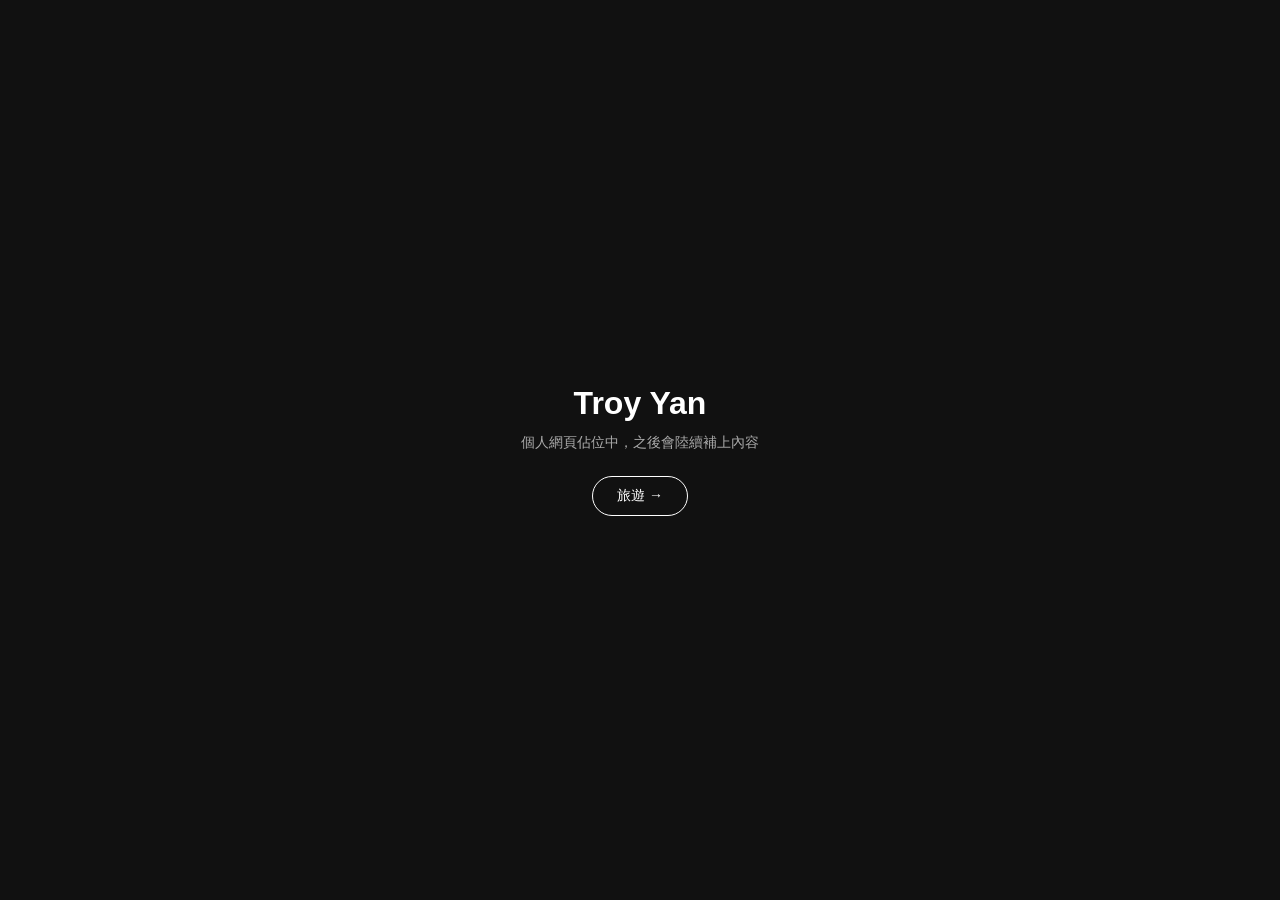
<file: index.html>
<!DOCTYPE html>
<html lang="zh-Hant">
<head>
<meta charset="UTF-8" />
<meta name="viewport" content="width=device-width, initial-scale=1.0" />
<title>Troy Yan</title>
<link rel="stylesheet" href="style.css" />
</head>
<body>
<main class="home">
  <h1>Troy Yan</h1>
  <p class="tagline">個人網頁佔位中，之後會陸續補上內容</p>
  <a class="btn" href="travel/">旅遊 →</a>
</main>
</body>
</html>
</file>
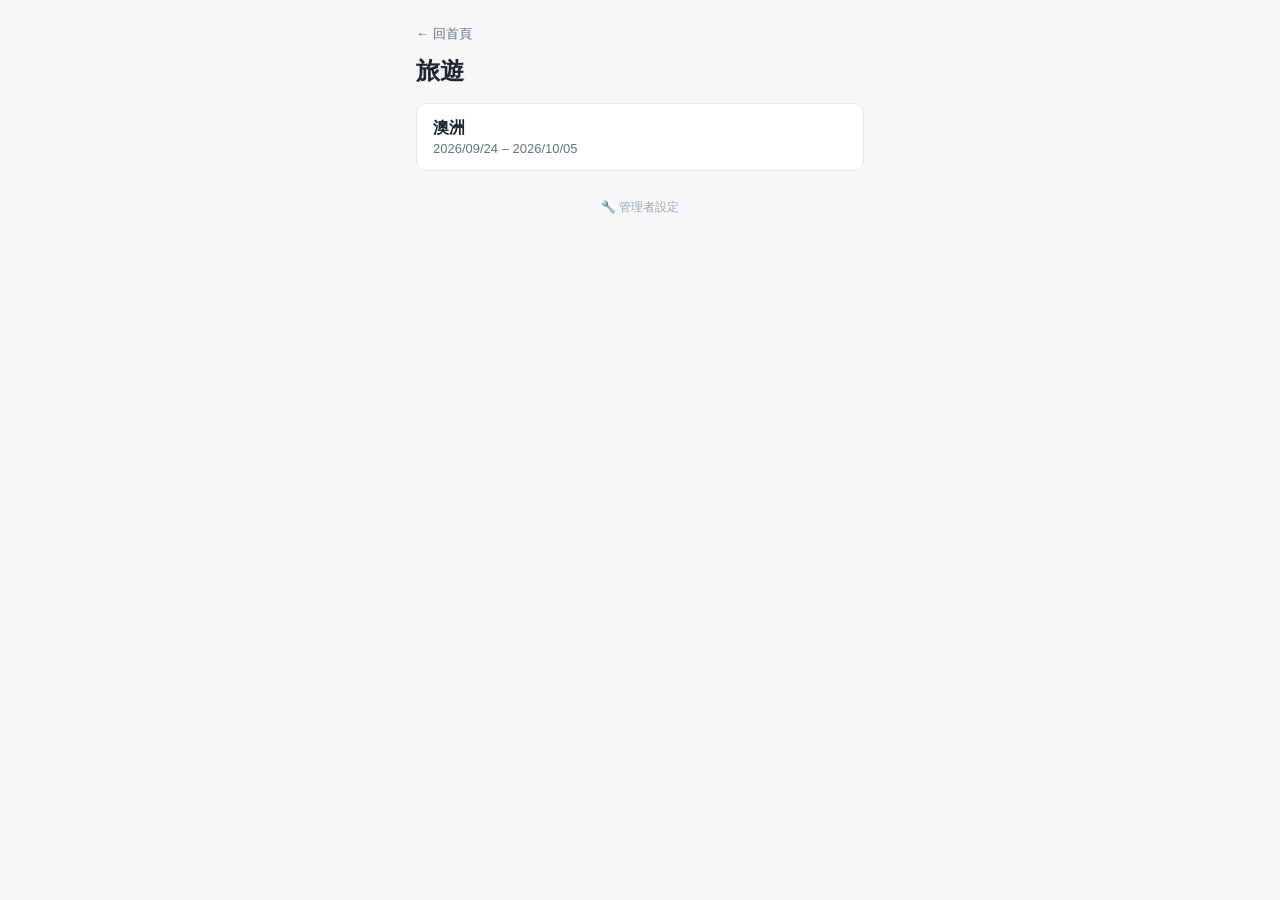
<file: travel/index.html>
<!DOCTYPE html>
<html lang="zh-Hant">
<head>
<meta charset="UTF-8" />
<meta name="viewport" content="width=device-width, initial-scale=1.0" />
<title>旅遊｜Troy Yan</title>
<link rel="stylesheet" href="style.css" />
</head>
<body>
<main>
  <a class="back" href="../">← 回首頁</a>
  <h1>旅遊</h1>
  <div class="trip-list">
    <a class="trip-card" href="australia-2026/">
      <div class="trip-title">澳洲</div>
      <div class="trip-date">2026/09/24 – 2026/10/05</div>
    </a>
  </div>

  <a class="admin-link" href="australia-2026/admin.html">🔧 管理者設定</a>
</main>
</body>
</html>
</file>
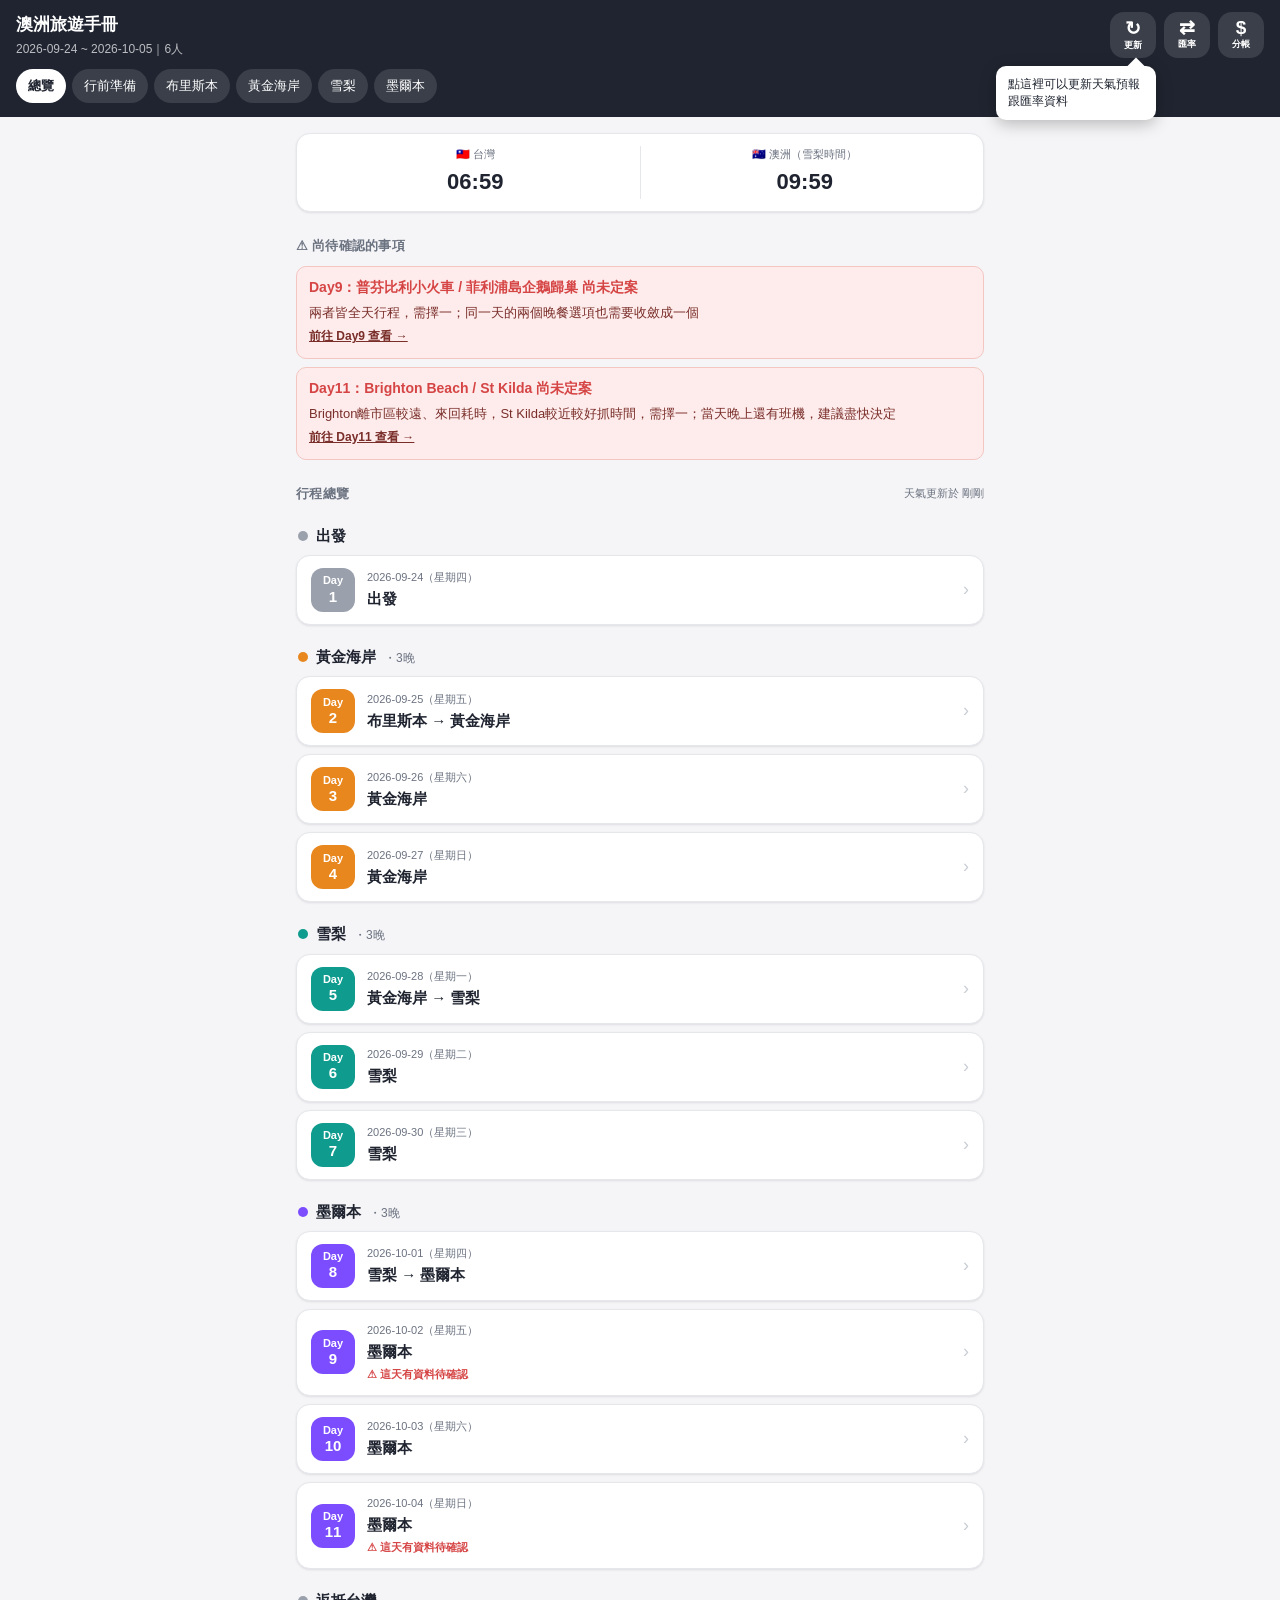
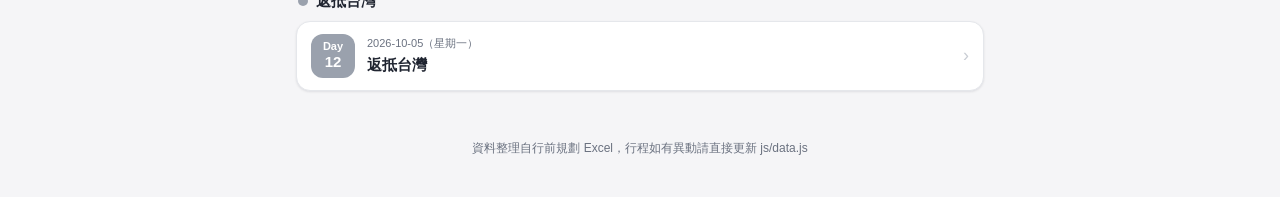
<file: travel/australia-2026/index.html>
<!DOCTYPE html>
<html lang="zh-Hant">
<head>
<meta charset="UTF-8" />
<meta name="viewport" content="width=device-width, initial-scale=1.0, viewport-fit=cover" />
<meta name="theme-color" content="#111111" />
<link rel="icon" href="data:image/svg+xml,<svg xmlns=%22http://www.w3.org/2000/svg%22 viewBox=%220 0 100 100%22><text y=%22.9em%22 font-size=%2290%22>🦘</text></svg>" />
<link rel="manifest" href="manifest.json" />
<link rel="apple-touch-icon" href="icon.svg" />
<meta name="apple-mobile-web-app-capable" content="yes" />
<meta name="apple-mobile-web-app-status-bar-style" content="black-translucent" />
<meta name="apple-mobile-web-app-title" content="澳洲手冊" />
<title>澳洲旅遊手冊</title>
<link rel="stylesheet" href="css/style.css" />
</head>
<body>
<header class="app-header" id="app-header"></header>
<main>
  <div class="team-members-bar" id="team-members"></div>

  <div class="dual-clock" id="dual-clock"></div>

  <div id="today-banner"></div>

  <h2 class="section-title" id="open-issues-title">⚠ 尚待確認的事項</h2>
  <div id="open-issues"></div>

  <div class="section-title-row">
    <h2 class="section-title" style="margin:0">行程總覽</h2>
    <div class="wx-status" id="wx-status"></div>
  </div>
  <div id="day-list"></div>
</main>
<footer>資料整理自行前規劃 Excel，行程如有異動請直接更新 js/data.js</footer>

<script defer src="js/data.js"></script>
<script defer src="js/weather.js"></script>
<script defer src="js/currency.js"></script>
<script defer src="js/app.js"></script>
<script>document.addEventListener('DOMContentLoaded', function () { renderIndexPage(); });</script>
</body>
</html>
</file>
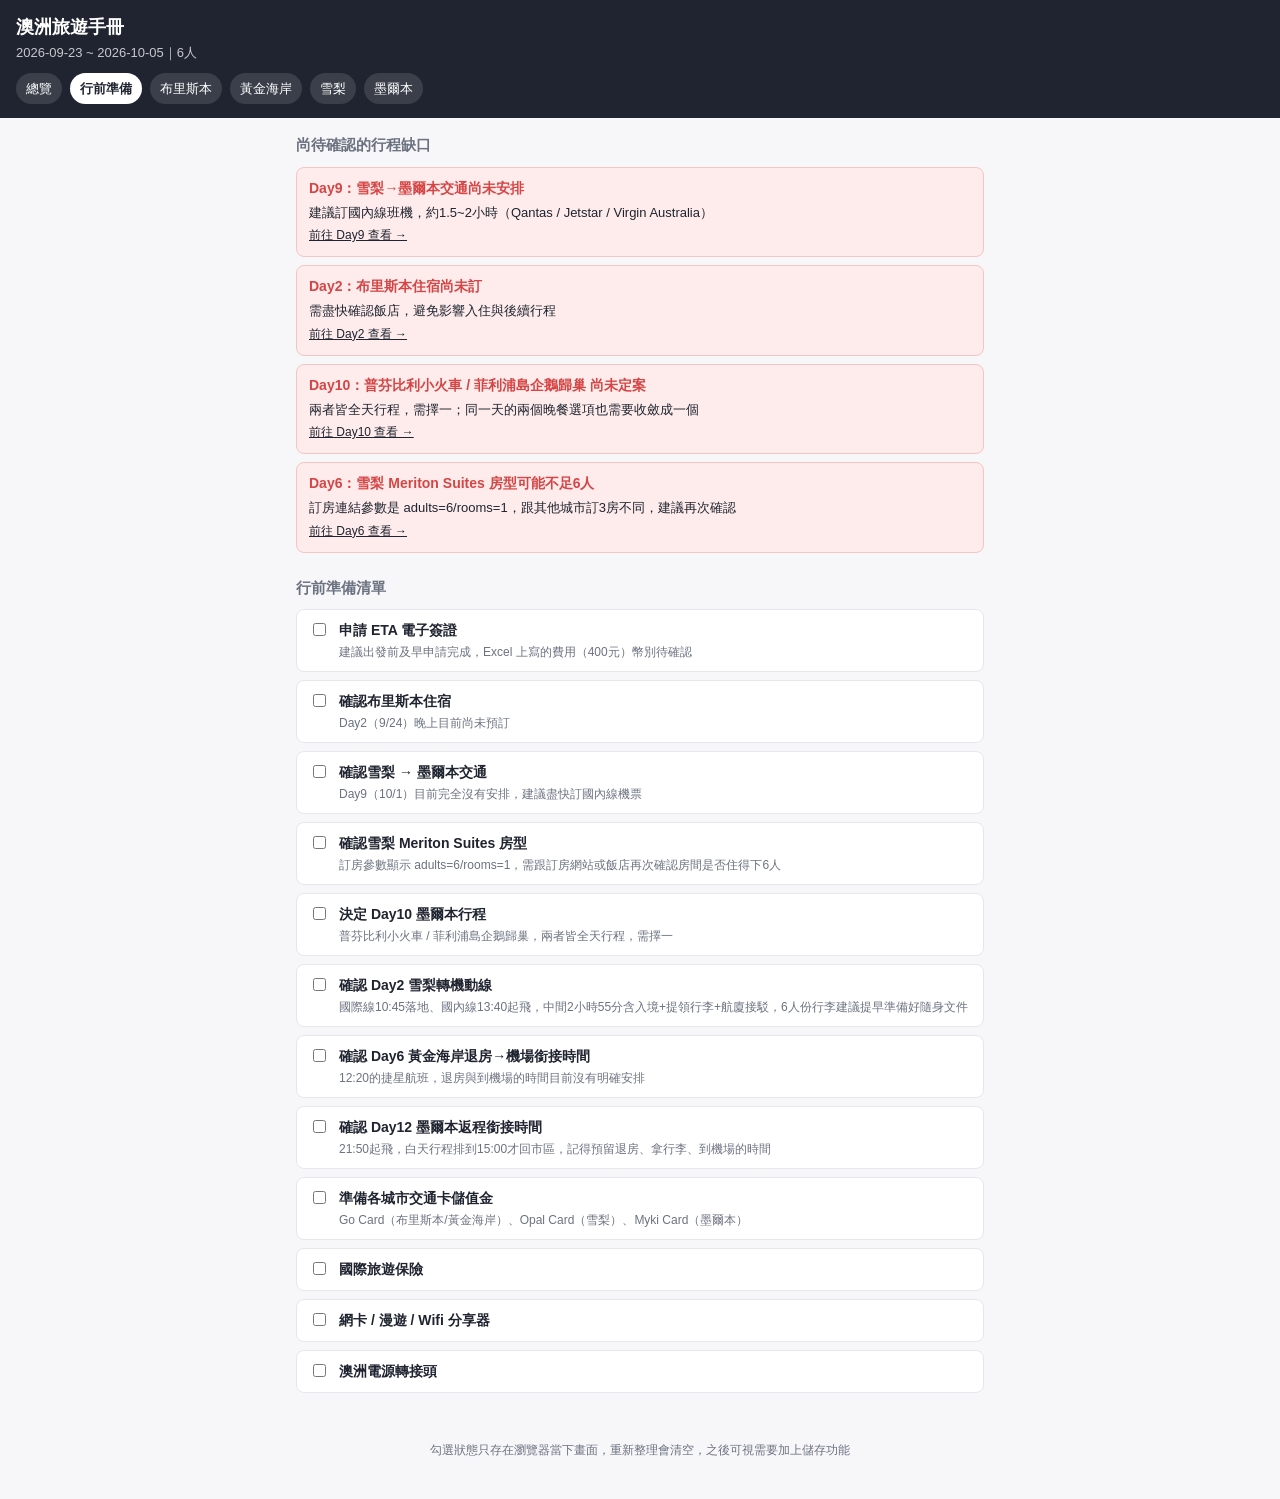
<file: checklist.html>
<!DOCTYPE html>
<html lang="zh-Hant">
<head>
<meta charset="UTF-8" />
<meta name="viewport" content="width=device-width, initial-scale=1.0" />
<title>行前準備｜澳洲旅遊手冊</title>
<link rel="stylesheet" href="css/style.css" />
</head>
<body>
<header class="app-header" id="app-header"></header>
<main>
  <h2 class="section-title" style="margin-top:0">尚待確認的行程缺口</h2>
  <div id="open-issues"></div>

  <h2 class="section-title">行前準備清單</h2>
  <div id="checklist"></div>
</main>
<footer>勾選狀態只存在瀏覽器當下畫面，重新整理會清空，之後可視需要加上儲存功能</footer>

<script src="js/data.js"></script>
<script src="js/app.js"></script>
<script>renderChecklistPage();</script>
</body>
</html>
</file>
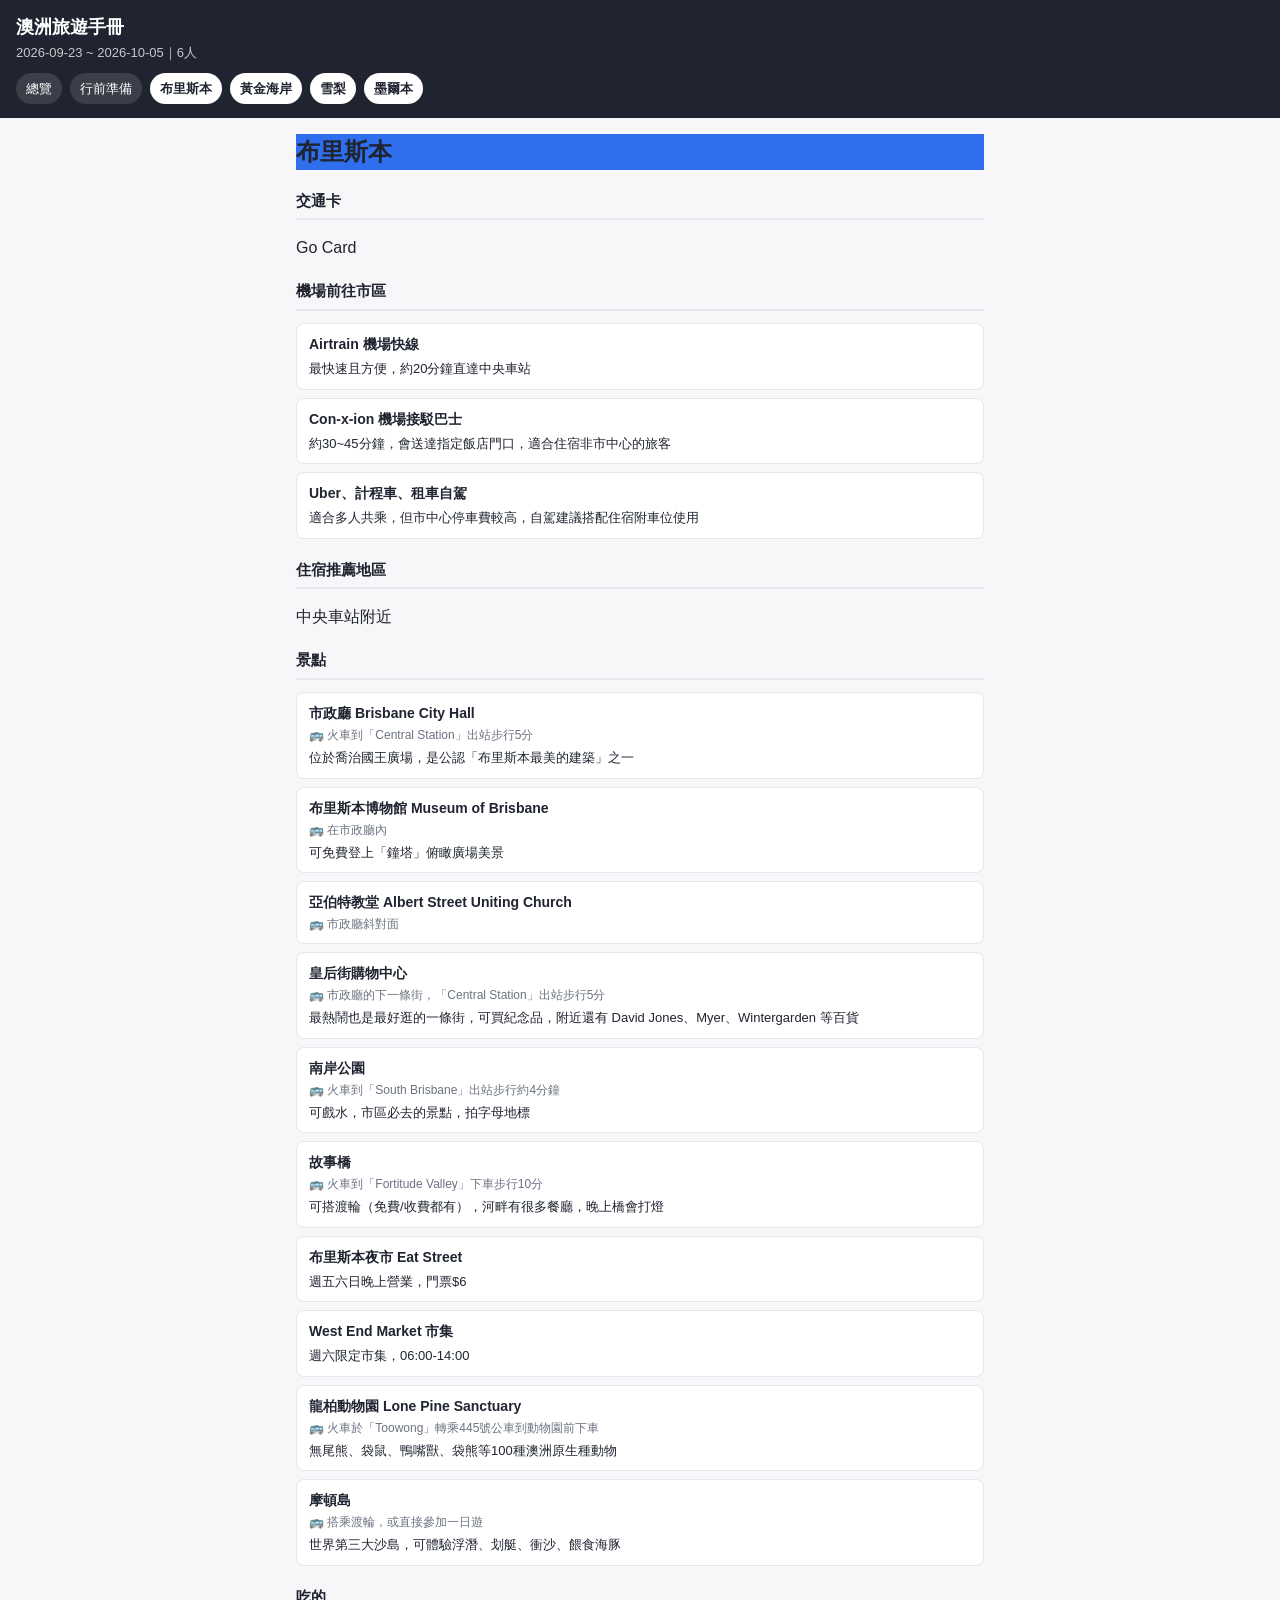
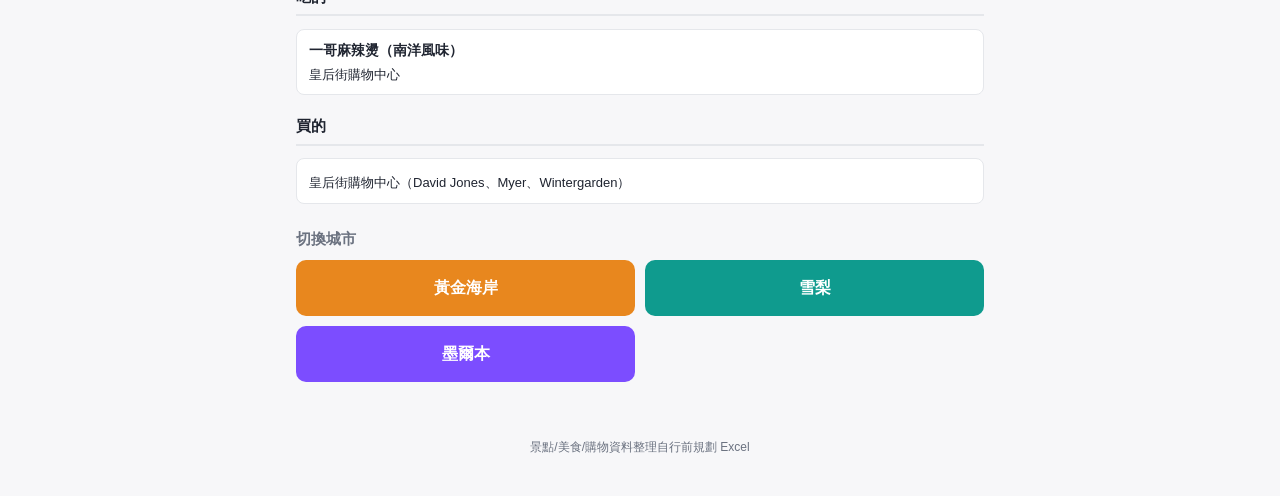
<file: city.html>
<!DOCTYPE html>
<html lang="zh-Hant">
<head>
<meta charset="UTF-8" />
<meta name="viewport" content="width=device-width, initial-scale=1.0" />
<title>城市指南｜澳洲旅遊手冊</title>
<link rel="stylesheet" href="css/style.css" />
</head>
<body>
<header class="app-header" id="app-header"></header>
<main>
  <h2 class="section-title" style="margin-top:0" id="city-title"></h2>
  <div id="city-content"></div>

  <h2 class="section-title">切換城市</h2>
  <div class="city-grid" id="city-switch"></div>
</main>
<footer>景點/美食/購物資料整理自行前規劃 Excel</footer>

<script src="js/data.js"></script>
<script src="js/app.js"></script>
<script>renderCityPage();</script>
</body>
</html>
</file>
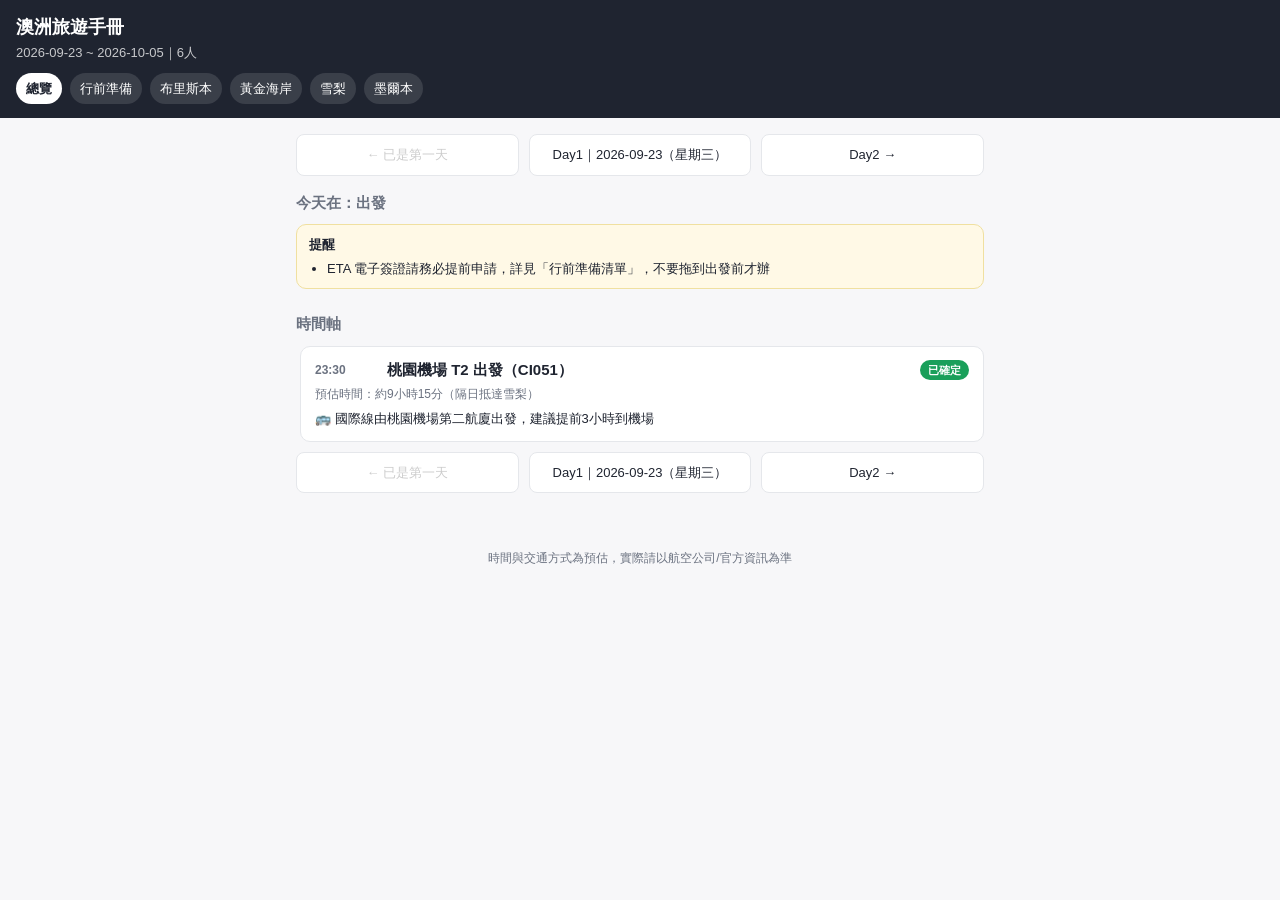
<file: day.html>
<!DOCTYPE html>
<html lang="zh-Hant">
<head>
<meta charset="UTF-8" />
<meta name="viewport" content="width=device-width, initial-scale=1.0" />
<title>單日行程｜澳洲旅遊手冊</title>
<link rel="stylesheet" href="css/style.css" />
</head>
<body>
<header class="app-header" id="app-header"></header>
<main>
  <div class="day-nav" id="day-nav-top"></div>

  <h2 class="section-title" style="margin-top:0">今天在：<span id="day-city-title"></span></h2>

  <div id="day-notes"></div>
  <div id="accommodation"></div>

  <h2 class="section-title">時間軸</h2>
  <div class="timeline" id="timeline"></div>

  <div class="day-nav" id="day-nav-bottom"></div>
</main>
<footer>時間與交通方式為預估，實際請以航空公司/官方資訊為準</footer>

<script src="js/data.js"></script>
<script src="js/app.js"></script>
<script>renderDayPage();</script>
</body>
</html>
</file>
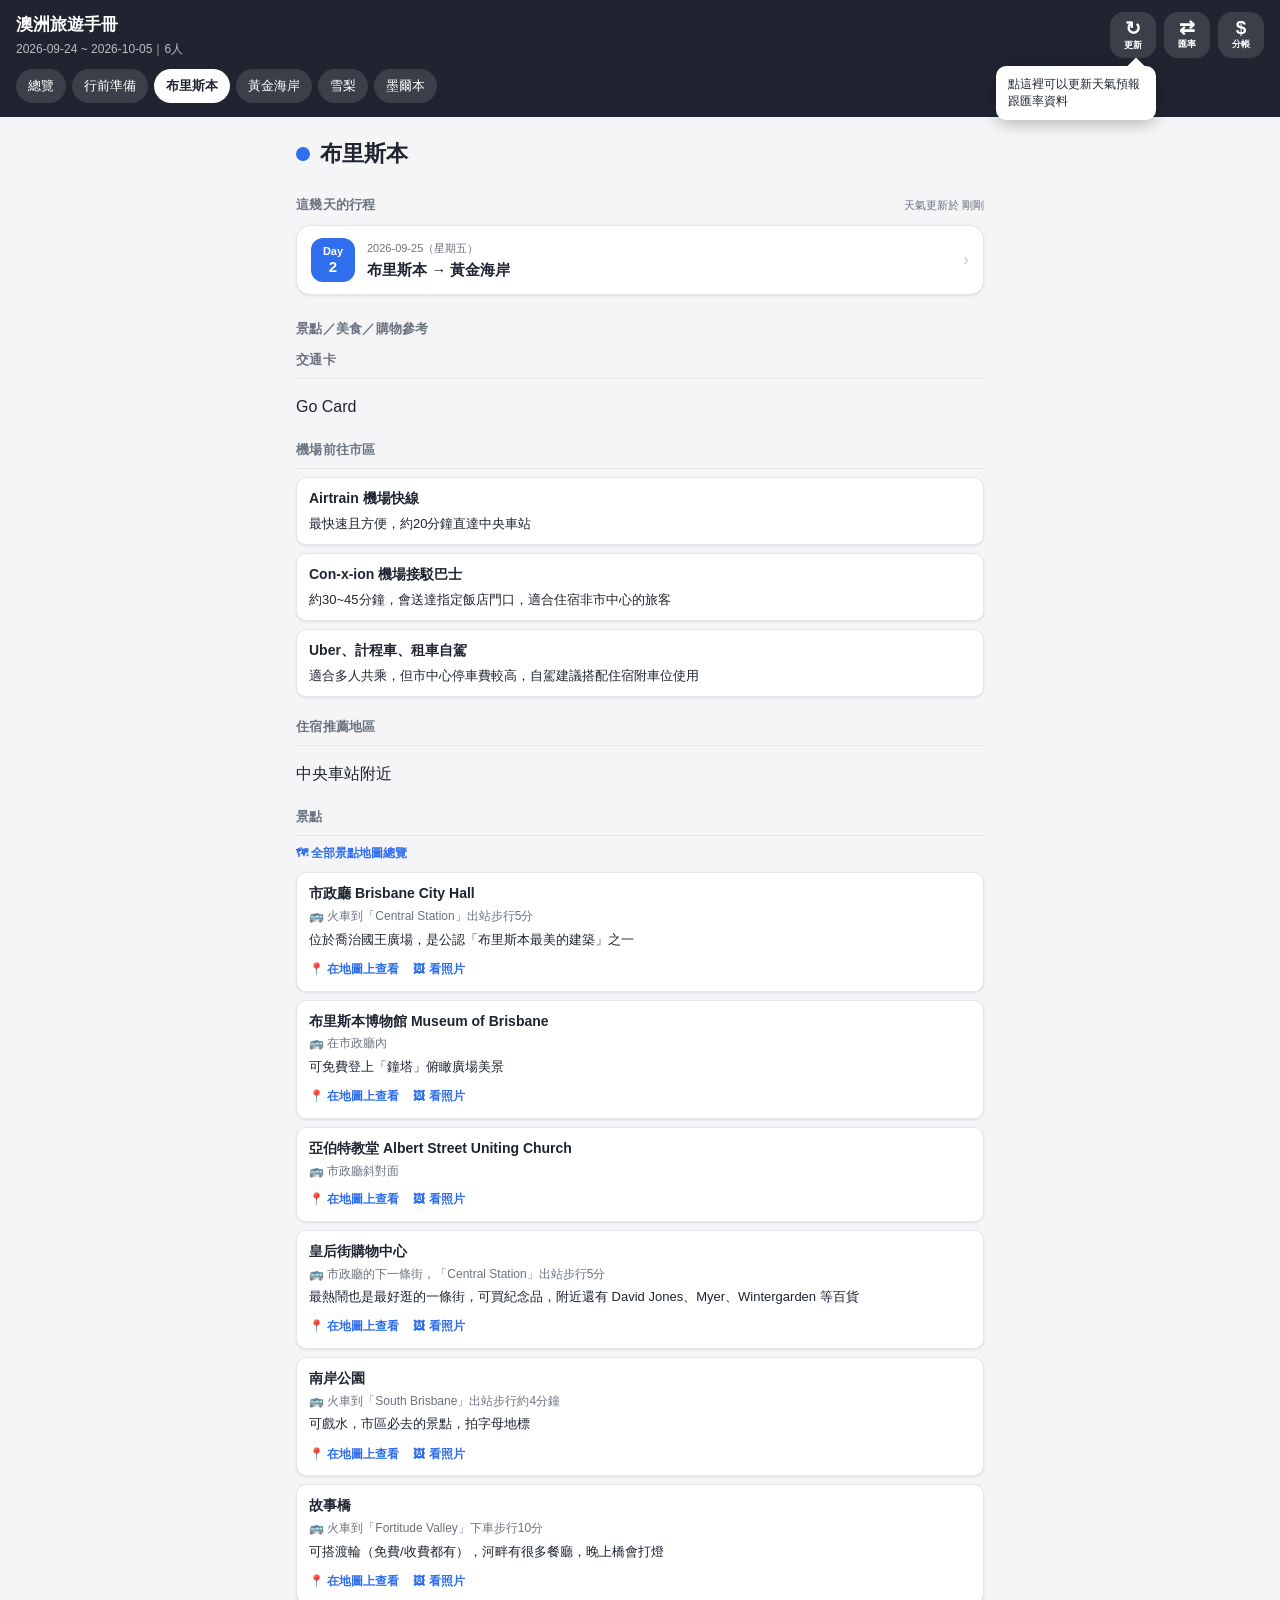
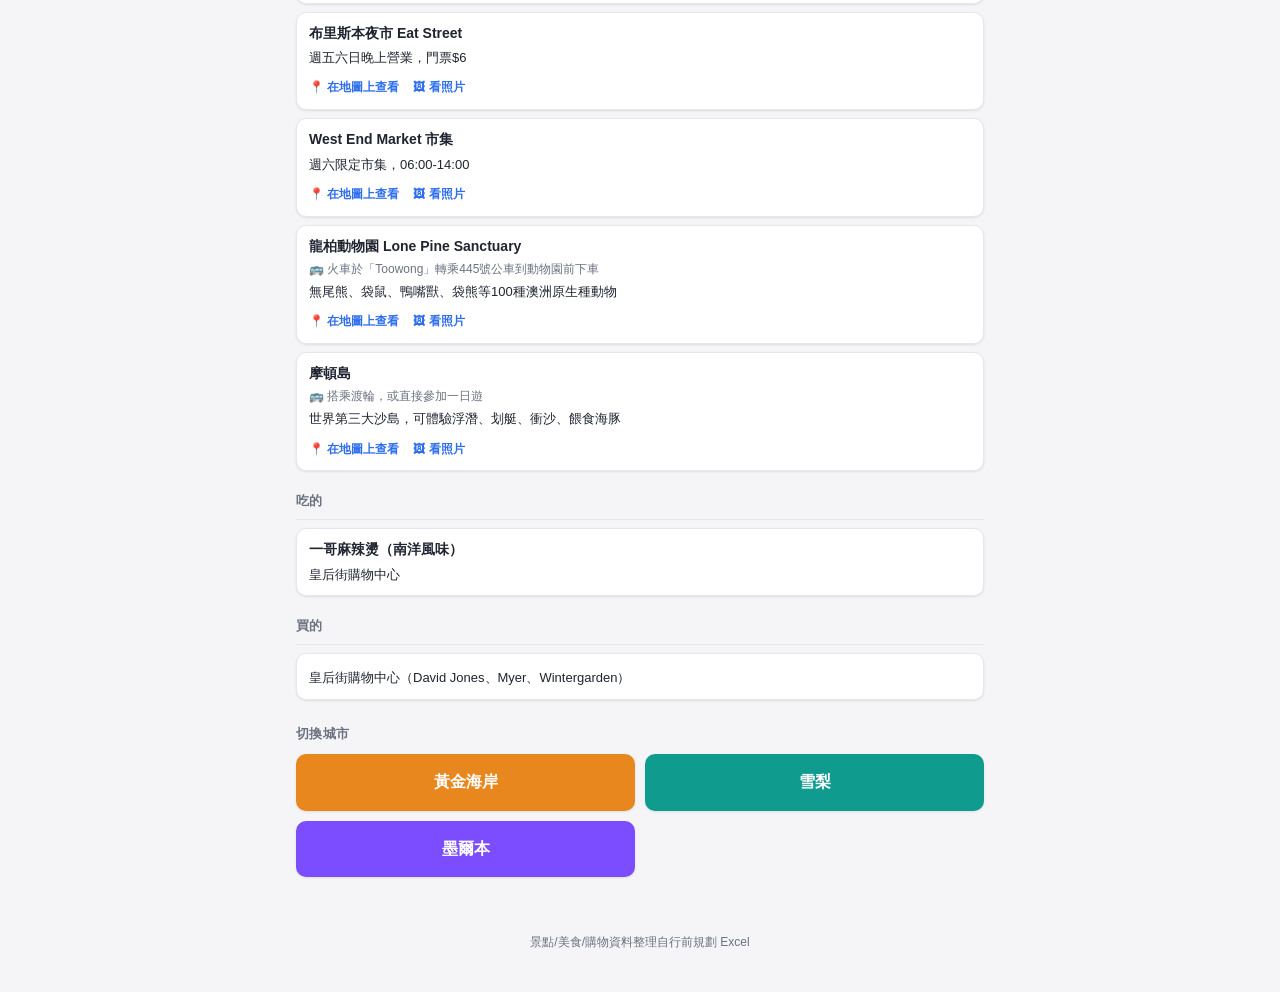
<file: travel/australia-2026/city.html>
<!DOCTYPE html>
<html lang="zh-Hant">
<head>
<meta charset="UTF-8" />
<meta name="viewport" content="width=device-width, initial-scale=1.0, viewport-fit=cover" />
<meta name="theme-color" content="#111111" />
<link rel="icon" href="data:image/svg+xml,<svg xmlns=%22http://www.w3.org/2000/svg%22 viewBox=%220 0 100 100%22><text y=%22.9em%22 font-size=%2290%22>🦘</text></svg>" />
<link rel="manifest" href="manifest.json" />
<link rel="apple-touch-icon" href="icon.svg" />
<meta name="apple-mobile-web-app-capable" content="yes" />
<meta name="apple-mobile-web-app-status-bar-style" content="black-translucent" />
<meta name="apple-mobile-web-app-title" content="澳洲手冊" />
<title>城市指南｜澳洲旅遊手冊</title>
<link rel="stylesheet" href="css/style.css" />
</head>
<body>
<header class="app-header" id="app-header"></header>
<main>
  <div class="city-page-title" id="city-title"></div>

  <div class="section-title-row">
    <h2 class="section-title" style="margin:0">這幾天的行程</h2>
    <div class="wx-status" id="city-wx-status"></div>
  </div>
  <div id="city-days"></div>

  <h2 class="section-title">景點／美食／購物參考</h2>
  <div id="city-content"></div>

  <h2 class="section-title">切換城市</h2>
  <div class="city-grid" id="city-switch"></div>
</main>
<footer>景點/美食/購物資料整理自行前規劃 Excel</footer>

<script defer src="js/data.js"></script>
<script defer src="js/weather.js"></script>
<script defer src="js/currency.js"></script>
<script defer src="js/app.js"></script>
<script>document.addEventListener('DOMContentLoaded', function () { renderCityPage(); });</script>
</body>
</html>
</file>
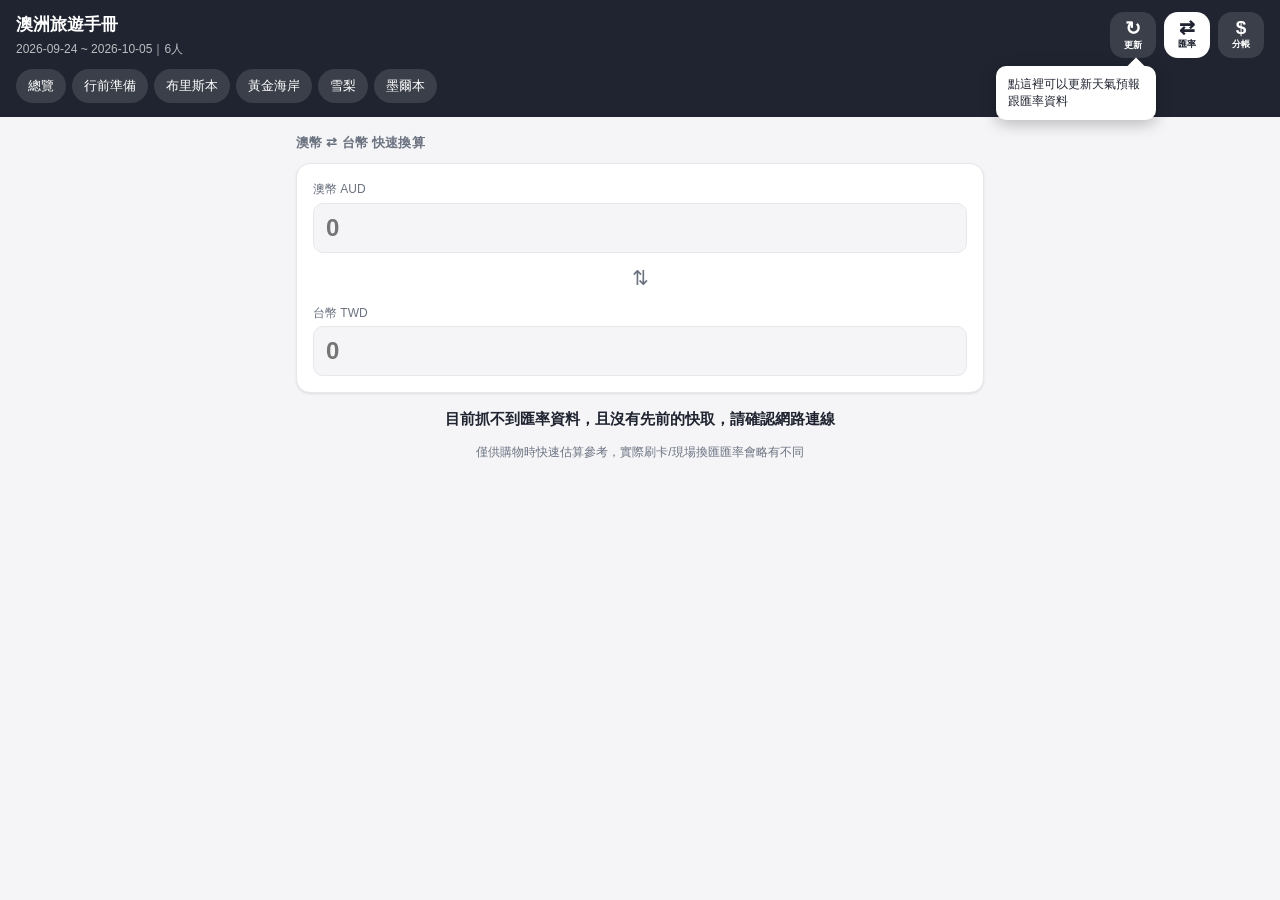
<file: travel/australia-2026/currency.html>
<!DOCTYPE html>
<html lang="zh-Hant">
<head>
<meta charset="UTF-8" />
<meta name="viewport" content="width=device-width, initial-scale=1.0, viewport-fit=cover" />
<meta name="theme-color" content="#111111" />
<link rel="icon" href="data:image/svg+xml,<svg xmlns=%22http://www.w3.org/2000/svg%22 viewBox=%220 0 100 100%22><text y=%22.9em%22 font-size=%2290%22>🦘</text></svg>" />
<link rel="manifest" href="manifest.json" />
<link rel="apple-touch-icon" href="icon.svg" />
<meta name="apple-mobile-web-app-capable" content="yes" />
<meta name="apple-mobile-web-app-status-bar-style" content="black-translucent" />
<meta name="apple-mobile-web-app-title" content="澳洲手冊" />
<title>匯率換算｜澳洲旅遊手冊</title>
<link rel="stylesheet" href="css/style.css" />
</head>
<body>
<header class="app-header" id="app-header"></header>
<main>
  <h2 class="section-title" style="margin-top:0">澳幣 ⇄ 台幣 快速換算</h2>

  <div class="converter-card">
    <label class="converter-field">
      <span>澳幣 AUD</span>
      <input type="number" id="aud-input" inputmode="decimal" placeholder="0" />
    </label>
    <div class="converter-icon">⇅</div>
    <label class="converter-field">
      <span>台幣 TWD</span>
      <input type="number" id="twd-input" inputmode="decimal" placeholder="0" />
    </label>
  </div>

  <div class="rate-info" id="rate-info">匯率讀取中…</div>
  <p class="hint">僅供購物時快速估算參考，實際刷卡/現場換匯匯率會略有不同</p>
</main>

<script defer src="js/data.js"></script>
<script defer src="js/weather.js"></script>
<script defer src="js/currency.js"></script>
<script defer src="js/app.js"></script>
<script>document.addEventListener('DOMContentLoaded', function () { renderCurrencyPage(); });</script>
</body>
</html>
</file>
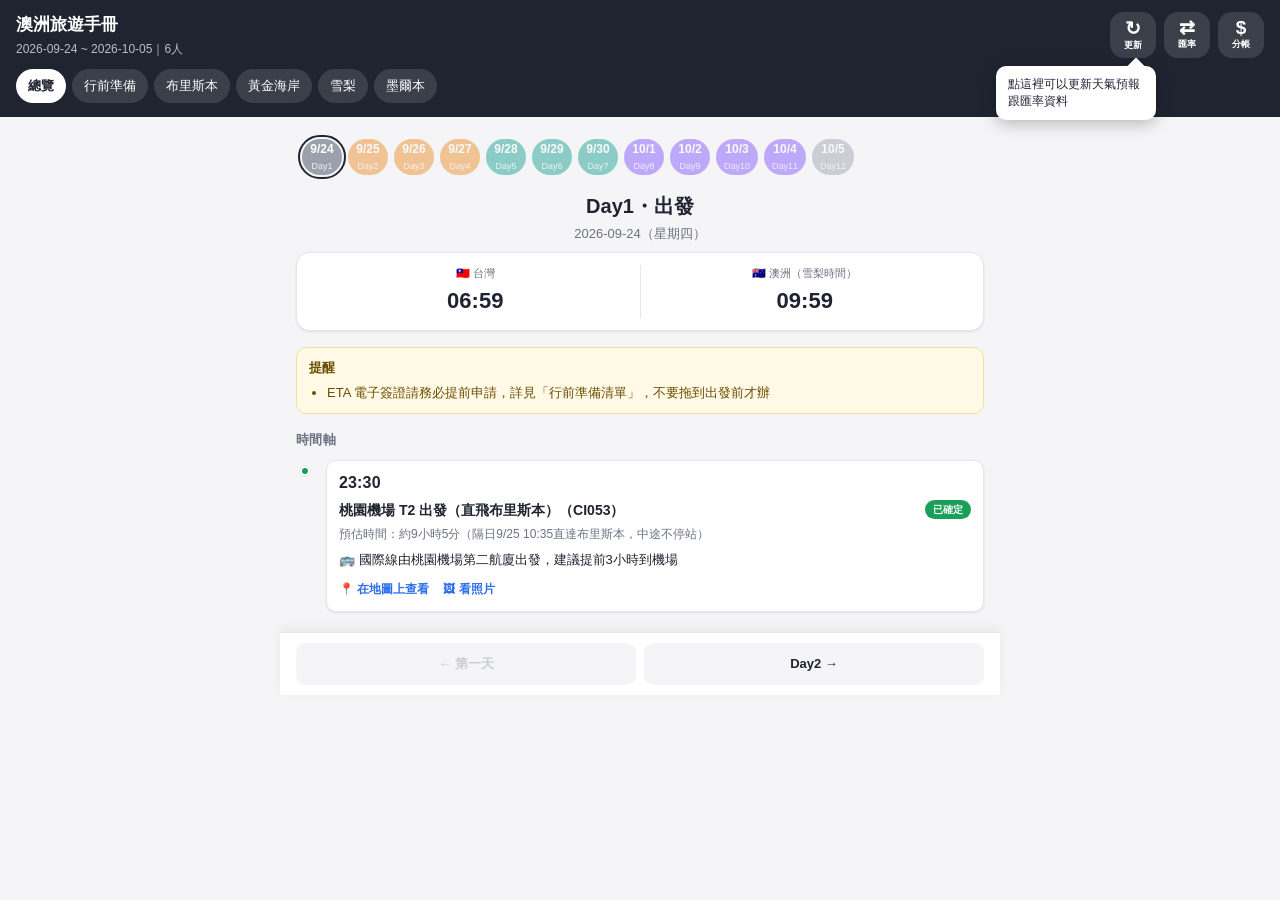
<file: travel/australia-2026/day.html>
<!DOCTYPE html>
<html lang="zh-Hant">
<head>
<meta charset="UTF-8" />
<meta name="viewport" content="width=device-width, initial-scale=1.0, viewport-fit=cover" />
<meta name="theme-color" content="#111111" />
<link rel="icon" href="data:image/svg+xml,<svg xmlns=%22http://www.w3.org/2000/svg%22 viewBox=%220 0 100 100%22><text y=%22.9em%22 font-size=%2290%22>🦘</text></svg>" />
<link rel="manifest" href="manifest.json" />
<link rel="apple-touch-icon" href="icon.svg" />
<meta name="apple-mobile-web-app-capable" content="yes" />
<meta name="apple-mobile-web-app-status-bar-style" content="black-translucent" />
<meta name="apple-mobile-web-app-title" content="澳洲手冊" />
<title>單日行程｜澳洲旅遊手冊</title>
<link rel="stylesheet" href="css/style.css" />
</head>
<body>
<header class="app-header" id="app-header"></header>
<main>
  <nav class="day-picker" id="day-picker"></nav>
  <div class="day-context" id="day-nav-top"></div>
  <div class="dual-clock" id="dual-clock"></div>

  <div id="day-notes"></div>
  <div id="accommodation"></div>

  <h2 class="section-title" style="margin-top:0">時間軸</h2>
  <div class="timeline" id="timeline"></div>

  <nav class="bottom-nav" id="day-nav-bottom"></nav>
</main>

<script defer src="js/data.js"></script>
<script defer src="js/weather.js"></script>
<script defer src="js/currency.js"></script>
<script defer src="js/photo.js"></script>
<script defer src="js/app.js"></script>
<script>document.addEventListener('DOMContentLoaded', function () { renderDayPage(); });</script>
</body>
</html>
</file>
<file: style.css>
* { box-sizing: border-box; }

html, body {
  margin: 0;
  height: 100%;
  background: #111;
  color: #fff;
  font-family: -apple-system, BlinkMacSystemFont, "PingFang TC", "Microsoft JhengHei", "Noto Sans TC", sans-serif;
}

.home {
  height: 100vh;
  display: flex;
  flex-direction: column;
  align-items: center;
  justify-content: center;
  text-align: center;
  gap: 12px;
  padding: 24px;
}

.home h1 {
  font-size: 32px;
  margin: 0;
}

.home .tagline {
  color: #aaa;
  font-size: 14px;
  margin: 0 0 12px;
}

.home .btn {
  display: inline-block;
  padding: 10px 24px;
  border: 1px solid #fff;
  border-radius: 999px;
  color: #fff;
  text-decoration: none;
  font-size: 14px;
}

.home .btn:hover {
  background: #fff;
  color: #111;
}
</file>
<file: travel/style.css>
* { box-sizing: border-box; }

html, body {
  margin: 0;
  min-height: 100%;
  background: #f7f7f9;
  color: #1f2430;
  font-family: -apple-system, BlinkMacSystemFont, "PingFang TC", "Microsoft JhengHei", "Noto Sans TC", sans-serif;
}

main {
  max-width: 480px;
  margin: 0 auto;
  padding: 24px 16px;
}

.back {
  display: inline-block;
  font-size: 13px;
  color: #6b7280;
  text-decoration: none;
  margin-bottom: 12px;
}

h1 {
  font-size: 24px;
  margin: 0 0 16px;
}

.trip-list {
  display: flex;
  flex-direction: column;
  gap: 10px;
}

.trip-card {
  display: block;
  background: #fff;
  border: 1px solid #e5e7eb;
  border-radius: 10px;
  padding: 14px 16px;
  text-decoration: none;
  color: inherit;
}

.trip-title {
  font-size: 16px;
  font-weight: 700;
}

.trip-date {
  font-size: 13px;
  color: #6b7280;
  margin-top: 2px;
}

.admin-link {
  display: block;
  text-align: center;
  margin-top: 28px;
  font-size: 12px;
  color: #9ca3af;
  text-decoration: none;
}
</file>
<file: travel/australia-2026/css/style.css>
:root {
  --brisbane: #2f6fed;
  --goldcoast: #e8871e;
  --sydney: #0f9b8e;
  --melbourne: #7c4dff;
  --neutral: #9aa1ad;

  --confirmed: #1a9f5a;
  --tbd: #d64545;
  --candidate: #96650a;
  --action: #6b7280;

  --bg: #f5f5f7;
  --card-bg: #ffffff;
  --text: #1f2430;
  --text-muted: #6b7280;
  --border: #e5e7eb;

  /* 深色按鈕/標籤的底色跟文字，跟 --text（頁面文字色）分開管理，
     這樣深色模式下頁面文字翻成淺色時，按鈕本身的配色不會跟著壞掉 */
  --ink: #1f2430;
  --ink-text: #ffffff;

  /* 頂部標題列固定用深色，不管淺色/深色模式都一樣，跟頁面本身的明暗脫鉤 */
  --header-bg: #1f2430;
  --header-text: #ffffff;

  --radius: 14px;
  --radius-sm: 10px;
  --shadow: 0 1px 2px rgba(16, 24, 40, 0.04), 0 1px 3px rgba(16, 24, 40, 0.06);
}

@media (prefers-color-scheme: dark) {
  :root {
    --bg: #131417;
    --card-bg: #1e2025;
    --text: #eef0f3;
    --text-muted: #9aa1ad;
    --border: #33363d;

    --ink: #3a3f4a;
    --ink-text: #eef0f3;

    --shadow: 0 1px 2px rgba(0, 0, 0, 0.3), 0 1px 3px rgba(0, 0, 0, 0.4);
  }
}

* { box-sizing: border-box; -webkit-tap-highlight-color: transparent; }

html, body {
  margin: 0;
  padding: 0;
  background: var(--bg);
  color: var(--text);
  font-family: -apple-system, BlinkMacSystemFont, "PingFang TC", "Microsoft JhengHei", "Noto Sans TC", sans-serif;
  line-height: 1.55;
  -webkit-font-smoothing: antialiased;
}

a { color: inherit; text-decoration: none; }

a, button, .checklist-item, .day-card, .attraction {
  transition: opacity 0.15s ease, transform 0.15s ease;
}
a:active, .day-card:active, .trip-card:active {
  opacity: 0.7;
}

.app-header {
  position: sticky;
  top: 0;
  z-index: 10;
  background: var(--header-bg);
  color: var(--header-text);
  padding: calc(12px + env(safe-area-inset-top)) 16px 12px;
}

.app-header-top {
  display: flex;
  align-items: flex-start;
  justify-content: space-between;
  gap: 12px;
}

.app-header h1 {
  margin: 0;
  font-size: 17px;
  font-weight: 700;
}

.app-header .trip-range {
  font-size: 12px;
  opacity: 0.7;
  margin-top: 2px;
}

.header-actions {
  display: flex;
  gap: 8px;
  flex: 0 0 auto;
}

.icon-btn-slot {
  position: relative;
}

.icon-btn {
  flex: 0 0 auto;
  width: 46px;
  height: 46px;
  border-radius: 14px;
  background: rgba(255, 255, 255, 0.12);
  border: none;
  display: flex;
  flex-direction: column;
  align-items: center;
  justify-content: center;
  gap: 1px;
  color: #fff;
  font-family: inherit;
  -webkit-appearance: none;
  appearance: none;
}

.icon-btn .icon-emoji {
  font-size: 19px;
  font-weight: 700;
  line-height: 1;
}

.icon-btn .icon-label {
  font-size: 9px;
  font-weight: 700;
}

.icon-btn.active {
  background: #fff;
  color: var(--header-bg);
}

@keyframes icon-spin {
  to { transform: rotate(360deg); }
}

.icon-btn.spinning .icon-emoji {
  display: inline-block;
  animation: icon-spin 0.9s linear infinite;
}

.coachmark {
  position: absolute;
  top: calc(100% + 8px);
  right: 0;
  z-index: 20;
  width: 160px;
  background: #fff;
  color: var(--header-bg);
  font-size: 12px;
  line-height: 1.4;
  padding: 10px 12px;
  border-radius: 10px;
  box-shadow: 0 4px 16px rgba(0, 0, 0, 0.25);
}

.coachmark::before {
  content: '';
  position: absolute;
  top: -6px;
  right: 14px;
  width: 12px;
  height: 12px;
  background: #fff;
  transform: rotate(45deg);
}

.nav-tabs {
  display: flex;
  gap: 6px;
  margin-top: 10px;
  overflow-x: auto;
  scrollbar-width: none;
  -ms-overflow-style: none;
  padding-bottom: 2px;
}

.nav-tabs::-webkit-scrollbar { display: none; }

.nav-tabs a {
  flex: 0 0 auto;
  font-size: 13px;
  background: rgba(255,255,255,0.12);
  padding: 7px 12px;
  border-radius: 999px;
  white-space: nowrap;
}

.nav-tabs a.active {
  background: #fff;
  color: var(--header-bg);
  font-weight: 700;
}

main {
  max-width: 720px;
  margin: 0 auto;
  padding: 16px;
  padding-bottom: calc(16px + env(safe-area-inset-bottom));
}

.section-title-row {
  display: flex;
  align-items: center;
  justify-content: space-between;
  gap: 8px;
  margin: 24px 0 10px;
  flex-wrap: wrap;
}

.wx-status {
  display: flex;
  align-items: center;
  gap: 8px;
  font-size: 11px;
  color: var(--text-muted);
}

.section-title {
  font-size: 13px;
  font-weight: 700;
  letter-spacing: 0.02em;
  margin: 24px 0 10px;
  color: var(--text-muted);
  text-transform: uppercase;
}

/* ---- leg grouping on index page ---- */
.leg-group {
  margin-bottom: 4px;
}

.leg-header {
  display: flex;
  align-items: baseline;
  gap: 8px;
  margin: 20px 0 8px;
  padding-left: 2px;
}

.leg-header .leg-dot {
  width: 10px;
  height: 10px;
  border-radius: 50%;
  flex: 0 0 auto;
}

.leg-header .leg-name {
  font-size: 15px;
  font-weight: 700;
}

.leg-header .leg-meta {
  font-size: 12px;
  color: var(--text-muted);
}

.dot-brisbane { background: var(--brisbane); }
.dot-goldcoast { background: var(--goldcoast); }
.dot-sydney { background: var(--sydney); }
.dot-melbourne { background: var(--melbourne); }
.dot-neutral { background: var(--neutral); }

.day-card {
  display: flex;
  align-items: center;
  gap: 12px;
  background: var(--card-bg);
  border: 1px solid var(--border);
  border-radius: var(--radius);
  padding: 12px 14px;
  margin-bottom: 8px;
  box-shadow: var(--shadow);
}

.day-card .day-badge {
  flex: 0 0 auto;
  width: 44px;
  height: 44px;
  border-radius: 12px;
  display: flex;
  flex-direction: column;
  align-items: center;
  justify-content: center;
  font-weight: 700;
  color: #fff;
  font-size: 11px;
  line-height: 1.2;
}

.day-card .day-badge .num { font-size: 15px; }

.badge-brisbane { background: var(--brisbane); }
.badge-goldcoast { background: var(--goldcoast); }
.badge-sydney { background: var(--sydney); }
.badge-melbourne { background: var(--melbourne); }
.badge-neutral { background: var(--neutral); }

.day-card .day-body { flex: 1; min-width: 0; }

.day-card .day-date {
  font-size: 11px;
  color: var(--text-muted);
}

.day-card .day-city {
  font-size: 15px;
  font-weight: 600;
  margin-top: 1px;
  white-space: nowrap;
  overflow: hidden;
  text-overflow: ellipsis;
}

.day-card .day-issue {
  margin-top: 3px;
  font-size: 11px;
  color: var(--tbd);
  font-weight: 600;
}

.day-card .day-wx {
  flex: 0 0 auto;
  font-size: 12px;
  color: var(--text-muted);
  text-align: right;
  white-space: nowrap;
}

.day-card .day-wx .wx-icon {
  font-size: 15px;
  margin-right: 2px;
}

.day-card .day-wx .wx-temp {
  font-weight: 700;
  color: var(--text);
}

.wx-tag {
  display: block;
  font-size: 10px;
  color: var(--text-muted);
}

.day-card .chevron {
  flex: 0 0 auto;
  color: #c9cdd4;
  font-size: 18px;
}

.day-card.today {
  outline: 2px solid var(--text);
  outline-offset: 1px;
}

.dual-clock {
  display: flex;
  background: var(--card-bg);
  border: 1px solid var(--border);
  border-radius: var(--radius);
  padding: 12px 14px;
  margin-bottom: 16px;
  box-shadow: var(--shadow);
}

.dual-clock .clock-item {
  flex: 1;
  text-align: center;
}

.dual-clock .clock-item + .clock-item {
  border-left: 1px solid var(--border);
}

.dual-clock .clock-label {
  display: block;
  font-size: 11px;
  color: var(--text-muted);
}

.dual-clock .clock-time {
  display: block;
  font-size: 22px;
  font-weight: 800;
  margin-top: 2px;
  font-variant-numeric: tabular-nums;
}

.today-banner {
  background: linear-gradient(135deg, #16181d, #24272f);
  color: #fff;
  border-radius: var(--radius);
  padding: 16px;
  margin-bottom: 16px;
}

.today-banner .label {
  font-size: 12px;
  opacity: 0.65;
}

.today-banner .headline {
  font-size: 19px;
  font-weight: 700;
  margin-top: 4px;
}

.today-banner a {
  display: inline-block;
  margin-top: 10px;
  font-size: 13px;
  font-weight: 600;
  text-decoration: underline;
}

/* ---- day.html ---- */
.day-picker {
  display: flex;
  gap: 6px;
  overflow-x: auto;
  scrollbar-width: none;
  padding: 6px 6px 12px;
}

.day-picker::-webkit-scrollbar { display: none; }

.day-pill {
  flex: 0 0 auto;
  min-width: 40px;
  height: 36px;
  padding: 0 8px;
  border-radius: 999px;
  display: flex;
  flex-direction: column;
  align-items: center;
  justify-content: center;
  gap: 1px;
  color: #fff;
  opacity: 0.45;
  white-space: nowrap;
}

.day-pill .pill-date {
  font-size: 12px;
  font-weight: 700;
}

.day-pill .pill-daynum {
  font-size: 9px;
  opacity: 0.85;
}

.day-pill.active {
  opacity: 1;
  outline: 2px solid var(--text);
  outline-offset: 2px;
}

.day-context {
  text-align: center;
  padding: 4px 0 4px;
  margin-bottom: 4px;
}

.day-context .ctx-day {
  font-size: 20px;
  font-weight: 800;
}

.day-context .ctx-date {
  font-size: 13px;
  color: var(--text-muted);
  margin-top: 2px;
}

.day-context .ctx-wx {
  margin-top: 8px;
  font-size: 14px;
  color: var(--text-muted);
}

.day-context .ctx-wx .wx-icon {
  font-size: 18px;
  margin-right: 4px;
}

.day-context .ctx-wx .wx-temp {
  font-weight: 700;
  color: var(--text);
  font-size: 15px;
}

.day-context .ctx-wx .wx-tag {
  display: inline;
  margin-left: 6px;
  font-size: 11px;
}

.day-context .wx-status {
  justify-content: center;
  margin-top: 6px;
}

.bottom-nav {
  position: sticky;
  bottom: 0;
  display: flex;
  gap: 8px;
  background: var(--card-bg);
  margin: 20px calc(-1 * 16px) calc(-1 * (16px + env(safe-area-inset-bottom)));
  padding: 10px 16px calc(10px + env(safe-area-inset-bottom));
  border-top: 1px solid var(--border);
  box-shadow: 0 -4px 12px rgba(16, 24, 40, 0.06);
  z-index: 5;
}

.bottom-nav a, .bottom-nav span {
  flex: 1;
  text-align: center;
  padding: 11px;
  border-radius: var(--radius-sm);
  background: var(--bg);
  font-size: 13px;
  font-weight: 600;
}

.bottom-nav a:active { background: #ececef; color: #1f2430; }

.bottom-nav span.disabled {
  color: #c9cdd4;
}

.accommodation-card {
  background: var(--card-bg);
  border: 1px solid var(--border);
  border-radius: var(--radius);
  padding: 14px;
  margin-bottom: 16px;
  box-shadow: var(--shadow);
}

.accommodation-card .badge-row { margin-bottom: 6px; }

.accommodation-card h3 {
  margin: 0 0 4px;
  font-size: 16px;
}

.accommodation-card .meta {
  font-size: 13px;
  color: var(--text-muted);
}

.accommodation-card .note {
  margin-top: 8px;
  font-size: 13px;
  color: var(--tbd);
}

.accommodation-card .acc-links {
  display: flex;
  gap: 14px;
  margin-top: 8px;
}

.accommodation-card .booking-link {
  font-size: 13px;
  font-weight: 600;
  text-decoration: underline;
}

.map-link {
  display: inline-block;
  font-size: 12px;
  font-weight: 600;
  color: var(--brisbane);
  margin-right: 14px;
}

.map-link-all {
  display: block;
  margin: 0 0 10px;
}

.seg-content .seg-photo {
  margin-top: 8px;
  border-radius: 8px;
  overflow: hidden;
}

.seg-content .seg-photo img {
  width: 100%;
  height: 160px;
  object-fit: cover;
  display: block;
  background: var(--bg);
}

.seg-content .seg-map {
  margin-top: 6px;
}

/* ---- timeline ---- */
.timeline {
  margin-top: 4px;
}

.segment {
  display: grid;
  grid-template-columns: 18px 1fr;
  gap: 12px;
  position: relative;
  padding-bottom: 16px;
}

.segment:last-child { padding-bottom: 0; }

.seg-rail {
  position: relative;
  display: flex;
  justify-content: center;
  padding-top: 6px;
}

.seg-rail .seg-dot {
  width: 10px;
  height: 10px;
  border-radius: 50%;
  border: 2px solid var(--card-bg);
  box-shadow: 0 0 0 1px var(--border);
  flex: 0 0 auto;
}

.segment:not(:last-child) .seg-rail::after {
  content: '';
  position: absolute;
  top: 18px;
  bottom: -16px;
  left: 50%;
  transform: translateX(-50%);
  width: 2px;
  background: var(--border);
}

.seg-content .seg-time {
  font-size: 16px;
  font-weight: 800;
  color: var(--text);
  margin-bottom: 4px;
  letter-spacing: 0.01em;
}

.segment.is-current .seg-content {
  border-color: var(--text);
  box-shadow: 0 0 0 2px var(--text), var(--shadow);
}

.now-badge {
  display: inline-block;
  font-size: 10px;
  font-weight: 800;
  background: var(--ink);
  color: var(--ink-text);
  padding: 2px 8px;
  border-radius: 999px;
  margin-left: 8px;
  vertical-align: middle;
}

.dot-confirmed { background: var(--confirmed); }
.dot-tbd { background: var(--tbd); }
.dot-candidate { background: var(--candidate); }
.dot-action { background: var(--action); }
.dot-confirmed-needs-check { background: var(--candidate); }

.seg-content {
  background: var(--card-bg);
  border: 1px solid var(--border);
  border-radius: var(--radius-sm);
  padding: 10px 12px;
  box-shadow: var(--shadow);
}

.seg-content .seg-top {
  display: flex;
  align-items: flex-start;
  justify-content: space-between;
  gap: 8px;
}

.seg-content .seg-title {
  font-size: 14px;
  font-weight: 600;
  flex: 1;
}

.badge {
  display: inline-block;
  flex: 0 0 auto;
  font-size: 10px;
  font-weight: 700;
  padding: 2px 8px;
  border-radius: 999px;
  color: #fff;
  white-space: nowrap;
}

.badge.confirmed { background: var(--confirmed); }
.badge.tbd { background: var(--tbd); }
.badge.candidate { background: var(--candidate); }
.badge.action { background: var(--action); }
.badge.confirmed-needs-check { background: var(--candidate); }

.seg-content .seg-about {
  margin-top: 6px;
  font-size: 13px;
  color: var(--text);
  line-height: 1.5;
}

.seg-content .seg-duration {
  margin-top: 4px;
  font-size: 12px;
  color: var(--text-muted);
}

.seg-content .seg-detail {
  margin-top: 6px;
  font-size: 13px;
}

.seg-content .seg-warning {
  margin-top: 6px;
  font-size: 13px;
  background: #fff4e5;
  border: 1px solid #f0d9a8;
  border-radius: 8px;
  padding: 8px;
  color: #8a5a00;
}

.seg-content .seg-alt {
  margin-top: 6px;
  font-size: 13px;
}

.seg-content .seg-alt ul {
  margin: 4px 0 0;
  padding-left: 18px;
}

.notes-box {
  background: #fff9e6;
  border: 1px solid #f0e0a0;
  border-radius: var(--radius-sm);
  padding: 10px 12px;
  font-size: 13px;
  margin-bottom: 16px;
  /* 底色固定是淺黃色，文字顏色也要固定成深色，不能跟著深色模式的頁面文字色一起變淺，
     不然會變成淺色字疊在淺色底上看不到（深色模式下曾經發生過這個問題） */
  color: #6b4e00;
}

.notes-box ul {
  margin: 4px 0 0;
  padding-left: 18px;
}

/* ---- city.html ---- */
.city-page-title {
  display: flex;
  align-items: center;
  gap: 10px;
  font-size: 22px;
  font-weight: 800;
  margin: 4px 0 18px;
}

.city-page-title .dot {
  width: 14px;
  height: 14px;
  border-radius: 50%;
  flex: 0 0 auto;
}

.city-grid {
  display: grid;
  grid-template-columns: repeat(2, 1fr);
  gap: 10px;
  margin-bottom: 16px;
}

.city-tile {
  display: block;
  padding: 16px;
  border-radius: var(--radius-sm);
  color: #fff;
  font-weight: 700;
  text-align: center;
  box-shadow: var(--shadow);
}

.tile-brisbane { background: var(--brisbane); }
.tile-goldcoast { background: var(--goldcoast); }
.tile-sydney { background: var(--sydney); }
.tile-melbourne { background: var(--melbourne); }

.guide-section {
  margin-bottom: 20px;
}

.guide-section h2 {
  font-size: 13px;
  text-transform: uppercase;
  letter-spacing: 0.02em;
  color: var(--text-muted);
  border-bottom: 1px solid var(--border);
  padding-bottom: 8px;
  margin-bottom: 8px;
}

.attraction {
  background: var(--card-bg);
  border: 1px solid var(--border);
  border-radius: var(--radius-sm);
  padding: 10px 12px;
  margin-bottom: 8px;
  box-shadow: var(--shadow);
}

.attraction .name { font-weight: 600; font-size: 14px; }
.attraction .howto { font-size: 12px; color: var(--text-muted); margin-top: 2px; }
.attraction .desc { font-size: 13px; margin-top: 4px; }
.attraction .attraction-map { margin-top: 6px; }

/* ---- currency.html ---- */
.converter-card {
  background: var(--card-bg);
  border: 1px solid var(--border);
  border-radius: var(--radius);
  padding: 16px;
  box-shadow: var(--shadow);
  margin-bottom: 14px;
}

.converter-field {
  display: block;
}

.converter-field span {
  display: block;
  font-size: 12px;
  color: var(--text-muted);
  margin-bottom: 4px;
}

.converter-field input {
  width: 100%;
  font-size: 24px;
  font-weight: 700;
  padding: 10px 12px;
  border: 1px solid var(--border);
  border-radius: var(--radius-sm);
  background: var(--bg);
  color: var(--text);
}

.converter-field input:focus {
  outline: 2px solid var(--text);
  outline-offset: 1px;
}

.converter-icon {
  text-align: center;
  font-size: 20px;
  color: var(--text-muted);
  margin: 10px 0;
}

.rate-info {
  text-align: center;
  font-size: 15px;
  font-weight: 700;
  margin-bottom: 4px;
}

.rate-info .rate-updated {
  font-size: 11px;
  font-weight: 400;
  color: var(--text-muted);
  margin-top: 2px;
}

.rate-info .rate-stale {
  display: block;
  font-size: 11px;
  font-weight: 700;
  color: var(--tbd);
}

.rate-info .rate-hint {
  font-size: 11px;
  font-weight: 400;
  color: var(--text-muted);
  margin-top: 8px;
}

.hint {
  text-align: center;
  font-size: 12px;
  color: var(--text-muted);
}

/* ---- 雲端同步 ---- */
.sync-gate {
  display: flex;
  gap: 8px;
  margin-bottom: 6px;
}

.sync-gate input {
  flex: 1;
  font-size: 13px;
  padding: 10px 12px;
  border: 1px solid var(--border);
  border-radius: var(--radius-sm);
  background: var(--card-bg);
  color: var(--text);
}

.sync-gate .refresh-btn {
  flex: 0 0 auto;
  background: var(--ink);
  color: var(--ink-text);
  border: none;
  padding: 0 16px;
}

#identity-gate {
  margin-bottom: 14px;
}

/* ---- 分帳記帳工具 ---- */
.member-names {
  display: grid;
  grid-template-columns: repeat(2, 1fr);
  gap: 8px;
  margin-bottom: 16px;
}

.member-name-input {
  font-size: 13px;
  padding: 8px 10px;
  border: 1px solid var(--border);
  border-radius: var(--radius-sm);
  background: var(--card-bg);
  color: var(--text);
}

.expense-amount-row {
  display: flex;
  gap: 8px;
  margin-top: 10px;
}

.expense-amount-row .converter-field { flex: 1; }
.expense-amount-row .converter-field input {
  font-size: 15px;
  font-weight: 700;
  padding: 10px 8px;
}
.currency-select-field { flex: 0 0 90px; }

.currency-select-field select {
  width: 100%;
  font-size: 15px;
  font-weight: 700;
  padding: 10px 8px;
  border: 1px solid var(--border);
  border-radius: var(--radius-sm);
  background: var(--bg);
  color: var(--text);
}

.split-field-label {
  font-size: 12px;
  color: var(--text-muted);
  margin-top: 12px;
  margin-bottom: 4px;
}

.member-chips {
  display: flex;
  flex-wrap: wrap;
  gap: 6px;
}

.member-chip {
  padding: 6px 12px;
  border-radius: 999px;
  border: 1px solid var(--border);
  background: var(--card-bg);
  color: var(--text);
  font-size: 13px;
  font-family: inherit;
}

.member-chip.selected {
  background: var(--ink);
  color: var(--ink-text);
  border-color: var(--ink);
}

/* ---- 首頁頂端旅伴名單 ---- */
.team-members-bar {
  display: flex;
  flex-wrap: wrap;
  align-items: center;
  gap: 6px;
  margin-bottom: 14px;
}

.team-members-bar:empty {
  display: none;
  margin-bottom: 0;
}

.team-members-label {
  font-size: 12px;
  color: var(--text-muted);
  margin-right: 2px;
}

.add-expense-btn {
  display: block;
  width: 100%;
  margin-top: 14px;
  padding: 10px;
  font-size: 14px;
  font-weight: 700;
  font-family: inherit;
  background: var(--ink);
  color: var(--ink-text);
  border: none;
  border-radius: var(--radius-sm);
}

.expense-item {
  background: var(--card-bg);
  border: 1px solid var(--border);
  border-radius: var(--radius-sm);
  padding: 10px 12px;
  margin-bottom: 8px;
  position: relative;
}

.expense-main {
  display: flex;
  justify-content: space-between;
  gap: 8px;
  font-weight: 700;
  font-size: 14px;
  padding-right: 40px;
}

.expense-meta {
  font-size: 12px;
  color: var(--text-muted);
  margin-top: 4px;
}

.expense-delete {
  position: absolute;
  top: 10px;
  right: 12px;
  font-size: 11px;
  color: var(--tbd);
  background: none;
  border: none;
  font-family: inherit;
}

.member-chip-static {
  cursor: default;
}

/* ---- admin.html：旅遊代碼卡片，展開後可編輯團員名單 ---- */
.trip-admin-actions {
  display: flex;
  gap: 8px;
  margin-top: 10px;
}

.trip-edit-btn,
.trip-delete-btn {
  flex: 1;
  font-size: 12px;
  padding: 8px 10px;
  border-radius: var(--radius-sm);
  border: 1px solid var(--border);
  background: var(--card-bg);
  color: var(--text);
  font-family: inherit;
}

.trip-delete-btn {
  color: var(--tbd);
  border-color: var(--tbd);
}

.trip-members-editor {
  margin-top: 12px;
  padding-top: 12px;
  border-top: 1px dashed var(--border);
}

.trip-member-row {
  display: flex;
  gap: 6px;
  margin-bottom: 6px;
}

.trip-member-row .member-name-input {
  flex: 1;
}

.member-remove-btn {
  flex: 0 0 auto;
  width: 32px;
  border: 1px solid var(--border);
  border-radius: var(--radius-sm);
  background: var(--card-bg);
  color: var(--tbd);
  font-family: inherit;
}

.trip-add-member-btn {
  display: block;
  width: 100%;
  margin-top: 4px;
  padding: 8px;
  font-size: 13px;
  border: 1px dashed var(--border);
  border-radius: var(--radius-sm);
  background: none;
  color: var(--text-muted);
  font-family: inherit;
}

.settlement-row {
  display: flex;
  align-items: center;
  justify-content: space-between;
  gap: 12px;
  background: var(--card-bg);
  border: 1px solid var(--border);
  border-radius: var(--radius-sm);
  padding: 10px 12px;
  margin-bottom: 8px;
  font-size: 14px;
}

.settlement-who {
  min-width: 0;
}

.settlement-amount {
  flex: 0 0 auto;
  font-size: 16px;
  font-weight: 700;
  color: var(--text);
}

/* ---- checklist.html ---- */
.checklist-item {
  background: var(--card-bg);
  border: 1px solid var(--border);
  border-radius: var(--radius-sm);
  padding: 11px 12px;
  margin-bottom: 8px;
  display: flex;
  gap: 10px;
  align-items: flex-start;
  box-shadow: var(--shadow);
}

.checklist-item input {
  margin-top: 3px;
  width: 18px;
  height: 18px;
  flex: 0 0 auto;
}

.checklist-item .item-text .title { font-weight: 600; font-size: 14px; }
.checklist-item .item-text .detail { font-size: 12px; color: var(--text-muted); margin-top: 2px; }
.checklist-item:has(input:checked) { opacity: 0.5; }
.checklist-item:has(input:checked) .title { text-decoration: line-through; }

.issue-card {
  background: #fdeceb;
  border: 1px solid #f3c6c2;
  border-radius: var(--radius-sm);
  padding: 10px 12px;
  margin-bottom: 8px;
  /* 底色固定是淺紅色，文字顏色也要固定，理由同 .notes-box */
  color: #7a2e2a;
}

.issue-card .issue-title { font-weight: 700; font-size: 14px; color: var(--tbd); }
.issue-card .issue-suggestion { font-size: 13px; margin-top: 4px; }
.issue-card a { text-decoration: underline; font-size: 12px; font-weight: 600; }

footer {
  text-align: center;
  font-size: 12px;
  color: var(--text-muted);
  padding: 24px 16px 40px;
}
</file>
<file: css/style.css>
:root {
  --brisbane: #2f6fed;
  --goldcoast: #e8871e;
  --sydney: #0f9b8e;
  --melbourne: #7c4dff;
  --neutral: #6b7280;

  --confirmed: #1a9f5a;
  --tbd: #d64545;
  --candidate: #d99a1b;
  --action: #6b7280;

  --bg: #f7f7f9;
  --card-bg: #ffffff;
  --text: #1f2430;
  --text-muted: #6b7280;
  --border: #e5e7eb;
}

* { box-sizing: border-box; }

html, body {
  margin: 0;
  padding: 0;
  background: var(--bg);
  color: var(--text);
  font-family: -apple-system, BlinkMacSystemFont, "PingFang TC", "Microsoft JhengHei", "Noto Sans TC", sans-serif;
  line-height: 1.5;
}

a { color: inherit; text-decoration: none; }

.app-header {
  position: sticky;
  top: 0;
  z-index: 10;
  background: var(--text);
  color: #fff;
  padding: 14px 16px;
}

.app-header h1 {
  margin: 0;
  font-size: 18px;
}

.app-header .trip-range {
  font-size: 13px;
  opacity: 0.75;
  margin-top: 2px;
}

.nav-tabs {
  display: flex;
  gap: 8px;
  margin-top: 10px;
  flex-wrap: wrap;
}

.nav-tabs a {
  font-size: 13px;
  background: rgba(255,255,255,0.12);
  padding: 6px 10px;
  border-radius: 999px;
}

.nav-tabs a.active {
  background: #fff;
  color: var(--text);
  font-weight: 600;
}

main {
  max-width: 720px;
  margin: 0 auto;
  padding: 16px;
}

.section-title {
  font-size: 15px;
  font-weight: 700;
  margin: 24px 0 10px;
  color: var(--text-muted);
}

.day-card {
  display: block;
  background: var(--card-bg);
  border: 1px solid var(--border);
  border-left: 6px solid var(--neutral);
  border-radius: 10px;
  padding: 12px 14px;
  margin-bottom: 10px;
  box-shadow: 0 1px 2px rgba(0,0,0,0.03);
}

.day-card.today {
  outline: 2px solid #111;
  outline-offset: 1px;
}

.day-card .day-top {
  display: flex;
  justify-content: space-between;
  align-items: baseline;
  gap: 8px;
}

.day-card .day-label {
  font-weight: 700;
  font-size: 14px;
}

.day-card .day-date {
  font-size: 12px;
  color: var(--text-muted);
}

.day-card .day-city {
  margin-top: 4px;
  font-size: 15px;
  font-weight: 600;
}

.day-card .day-issue {
  margin-top: 6px;
  font-size: 12px;
  color: var(--tbd);
}

.city-brisbane { border-left-color: var(--brisbane); }
.city-goldcoast { border-left-color: var(--goldcoast); }
.city-sydney { border-left-color: var(--sydney); }
.city-melbourne { border-left-color: var(--melbourne); }

.today-banner {
  background: #111;
  color: #fff;
  border-radius: 10px;
  padding: 14px;
  margin-bottom: 16px;
}

.today-banner .label {
  font-size: 12px;
  opacity: 0.7;
}

.today-banner .headline {
  font-size: 18px;
  font-weight: 700;
  margin-top: 4px;
}

.today-banner a {
  display: inline-block;
  margin-top: 8px;
  font-size: 13px;
  text-decoration: underline;
}

.day-nav {
  display: flex;
  justify-content: space-between;
  gap: 10px;
  margin-bottom: 16px;
}

.day-nav a, .day-nav span {
  flex: 1;
  text-align: center;
  padding: 10px;
  border-radius: 8px;
  background: var(--card-bg);
  border: 1px solid var(--border);
  font-size: 13px;
}

.day-nav span.disabled {
  color: #ccc;
}

.accommodation-card {
  background: var(--card-bg);
  border: 1px solid var(--border);
  border-radius: 10px;
  padding: 14px;
  margin-bottom: 16px;
}

.accommodation-card .badge { margin-bottom: 6px; }

.accommodation-card h3 {
  margin: 0 0 4px;
  font-size: 16px;
}

.accommodation-card .meta {
  font-size: 13px;
  color: var(--text-muted);
}

.accommodation-card .note {
  margin-top: 8px;
  font-size: 13px;
  color: var(--tbd);
}

.accommodation-card .booking-link {
  display: inline-block;
  margin-top: 8px;
  font-size: 13px;
  text-decoration: underline;
}

.timeline {
  position: relative;
  padding-left: 4px;
}

.segment {
  background: var(--card-bg);
  border: 1px solid var(--border);
  border-radius: 10px;
  padding: 12px 14px;
  margin-bottom: 10px;
}

.segment .seg-top {
  display: flex;
  align-items: center;
  gap: 8px;
  flex-wrap: wrap;
}

.segment .seg-time {
  font-size: 12px;
  font-weight: 700;
  color: var(--text-muted);
  min-width: 64px;
}

.segment .seg-title {
  font-size: 15px;
  font-weight: 600;
  flex: 1;
}

.badge {
  display: inline-block;
  font-size: 11px;
  font-weight: 700;
  padding: 2px 8px;
  border-radius: 999px;
  color: #fff;
}

.badge.confirmed { background: var(--confirmed); }
.badge.tbd { background: var(--tbd); }
.badge.candidate { background: var(--candidate); }
.badge.action { background: var(--action); }
.badge.confirmed-needs-check { background: var(--candidate); }

.segment .seg-detail {
  margin-top: 6px;
  font-size: 13px;
  color: var(--text);
}

.segment .seg-duration {
  margin-top: 4px;
  font-size: 12px;
  color: var(--text-muted);
}

.segment .seg-warning {
  margin-top: 6px;
  font-size: 13px;
  background: #fff4e5;
  border: 1px solid #f0d9a8;
  border-radius: 6px;
  padding: 8px;
  color: #8a5a00;
}

.segment .seg-alt {
  margin-top: 6px;
  font-size: 13px;
}

.segment .seg-alt ul {
  margin: 4px 0 0;
  padding-left: 18px;
}

.notes-box {
  background: #fff9e6;
  border: 1px solid #f0e0a0;
  border-radius: 10px;
  padding: 10px 12px;
  font-size: 13px;
  margin-bottom: 16px;
}

.notes-box ul {
  margin: 4px 0 0;
  padding-left: 18px;
}

.city-grid {
  display: grid;
  grid-template-columns: repeat(2, 1fr);
  gap: 10px;
  margin-bottom: 16px;
}

.city-tile {
  display: block;
  padding: 16px;
  border-radius: 10px;
  color: #fff;
  font-weight: 700;
  text-align: center;
}

.tile-brisbane { background: var(--brisbane); }
.tile-goldcoast { background: var(--goldcoast); }
.tile-sydney { background: var(--sydney); }
.tile-melbourne { background: var(--melbourne); }

.guide-section {
  margin-bottom: 20px;
}

.guide-section h2 {
  font-size: 15px;
  border-bottom: 2px solid var(--border);
  padding-bottom: 6px;
}

.attraction {
  background: var(--card-bg);
  border: 1px solid var(--border);
  border-radius: 8px;
  padding: 10px 12px;
  margin-bottom: 8px;
}

.attraction .name { font-weight: 600; font-size: 14px; }
.attraction .howto { font-size: 12px; color: var(--text-muted); margin-top: 2px; }
.attraction .desc { font-size: 13px; margin-top: 4px; }

.checklist-item {
  background: var(--card-bg);
  border: 1px solid var(--border);
  border-radius: 8px;
  padding: 10px 12px;
  margin-bottom: 8px;
  display: flex;
  gap: 10px;
  align-items: flex-start;
}

.checklist-item input { margin-top: 3px; }
.checklist-item .item-text .title { font-weight: 600; font-size: 14px; }
.checklist-item .item-text .detail { font-size: 12px; color: var(--text-muted); margin-top: 2px; }

.issue-card {
  background: #fdeceb;
  border: 1px solid #f3c6c2;
  border-radius: 8px;
  padding: 10px 12px;
  margin-bottom: 8px;
}

.issue-card .issue-title { font-weight: 700; font-size: 14px; color: var(--tbd); }
.issue-card .issue-suggestion { font-size: 13px; margin-top: 4px; }
.issue-card a { text-decoration: underline; font-size: 12px; }

footer {
  text-align: center;
  font-size: 12px;
  color: var(--text-muted);
  padding: 24px 16px 40px;
}
</file>
